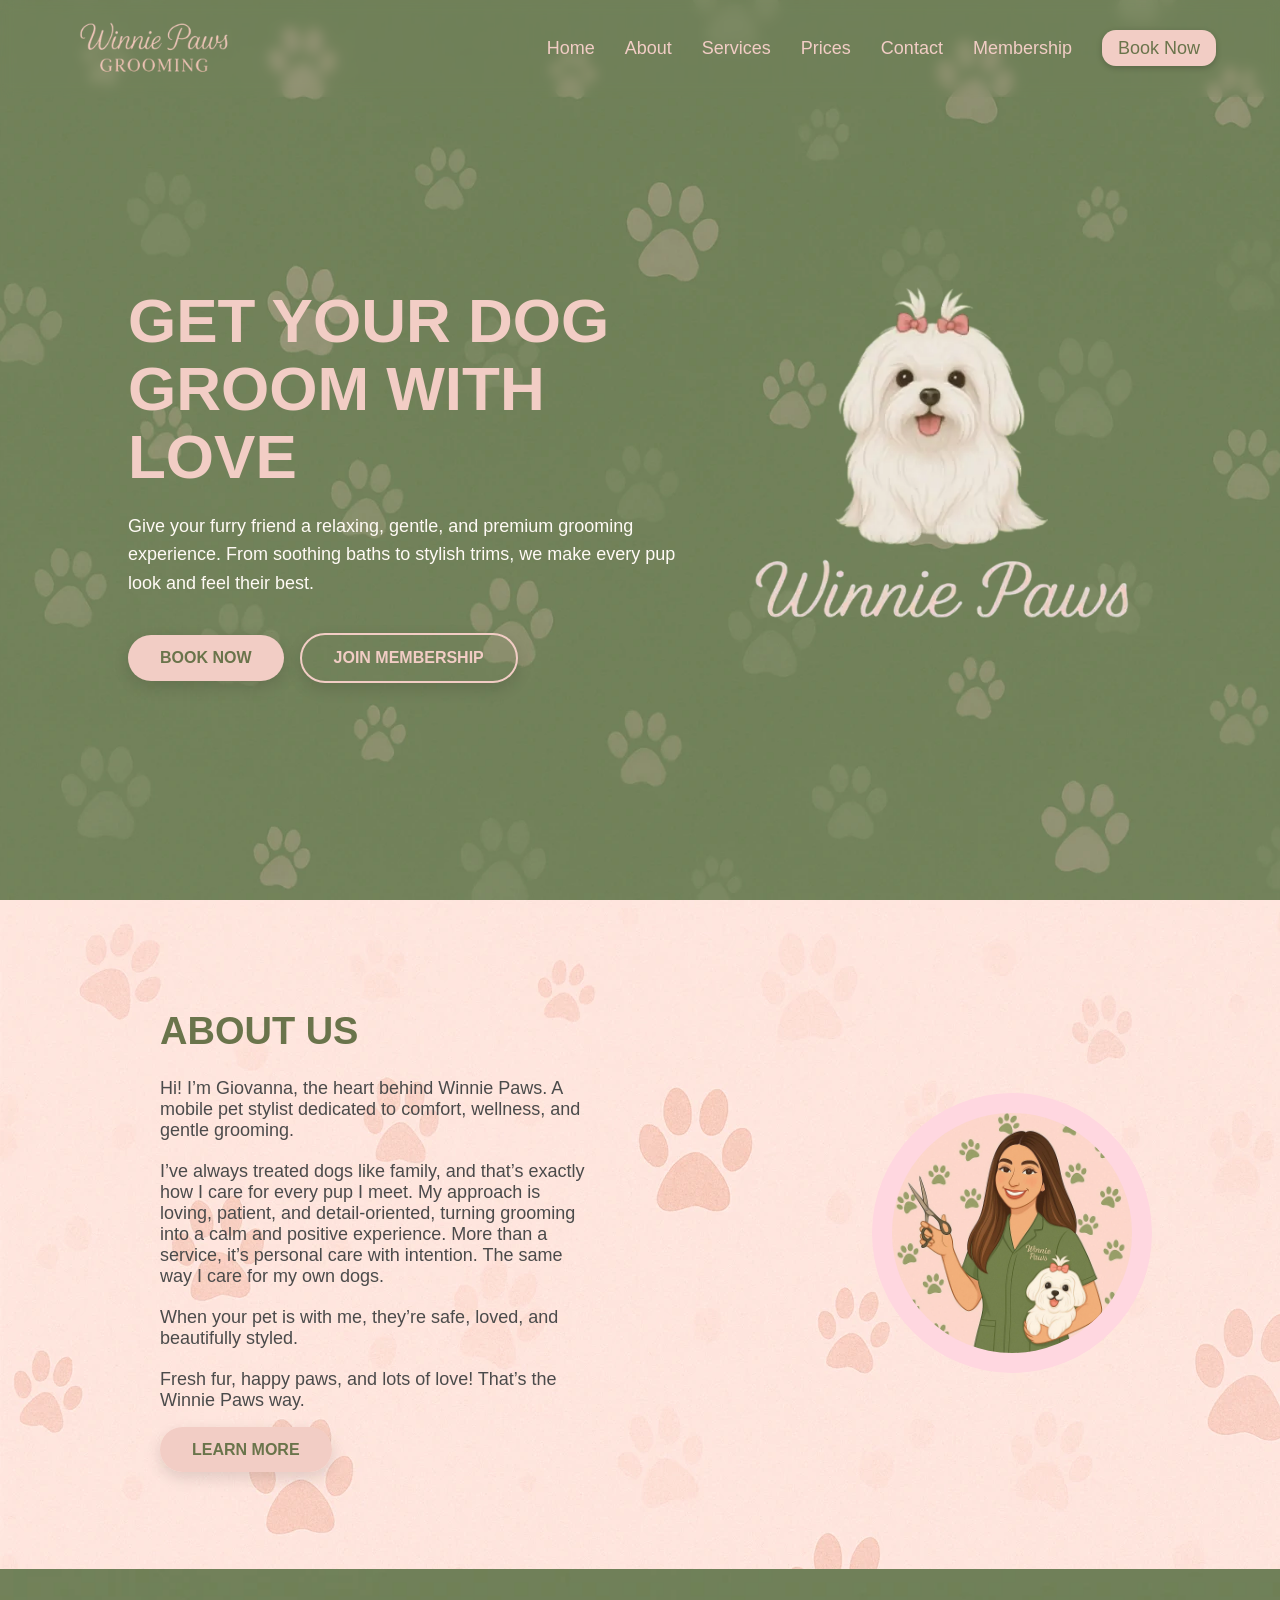
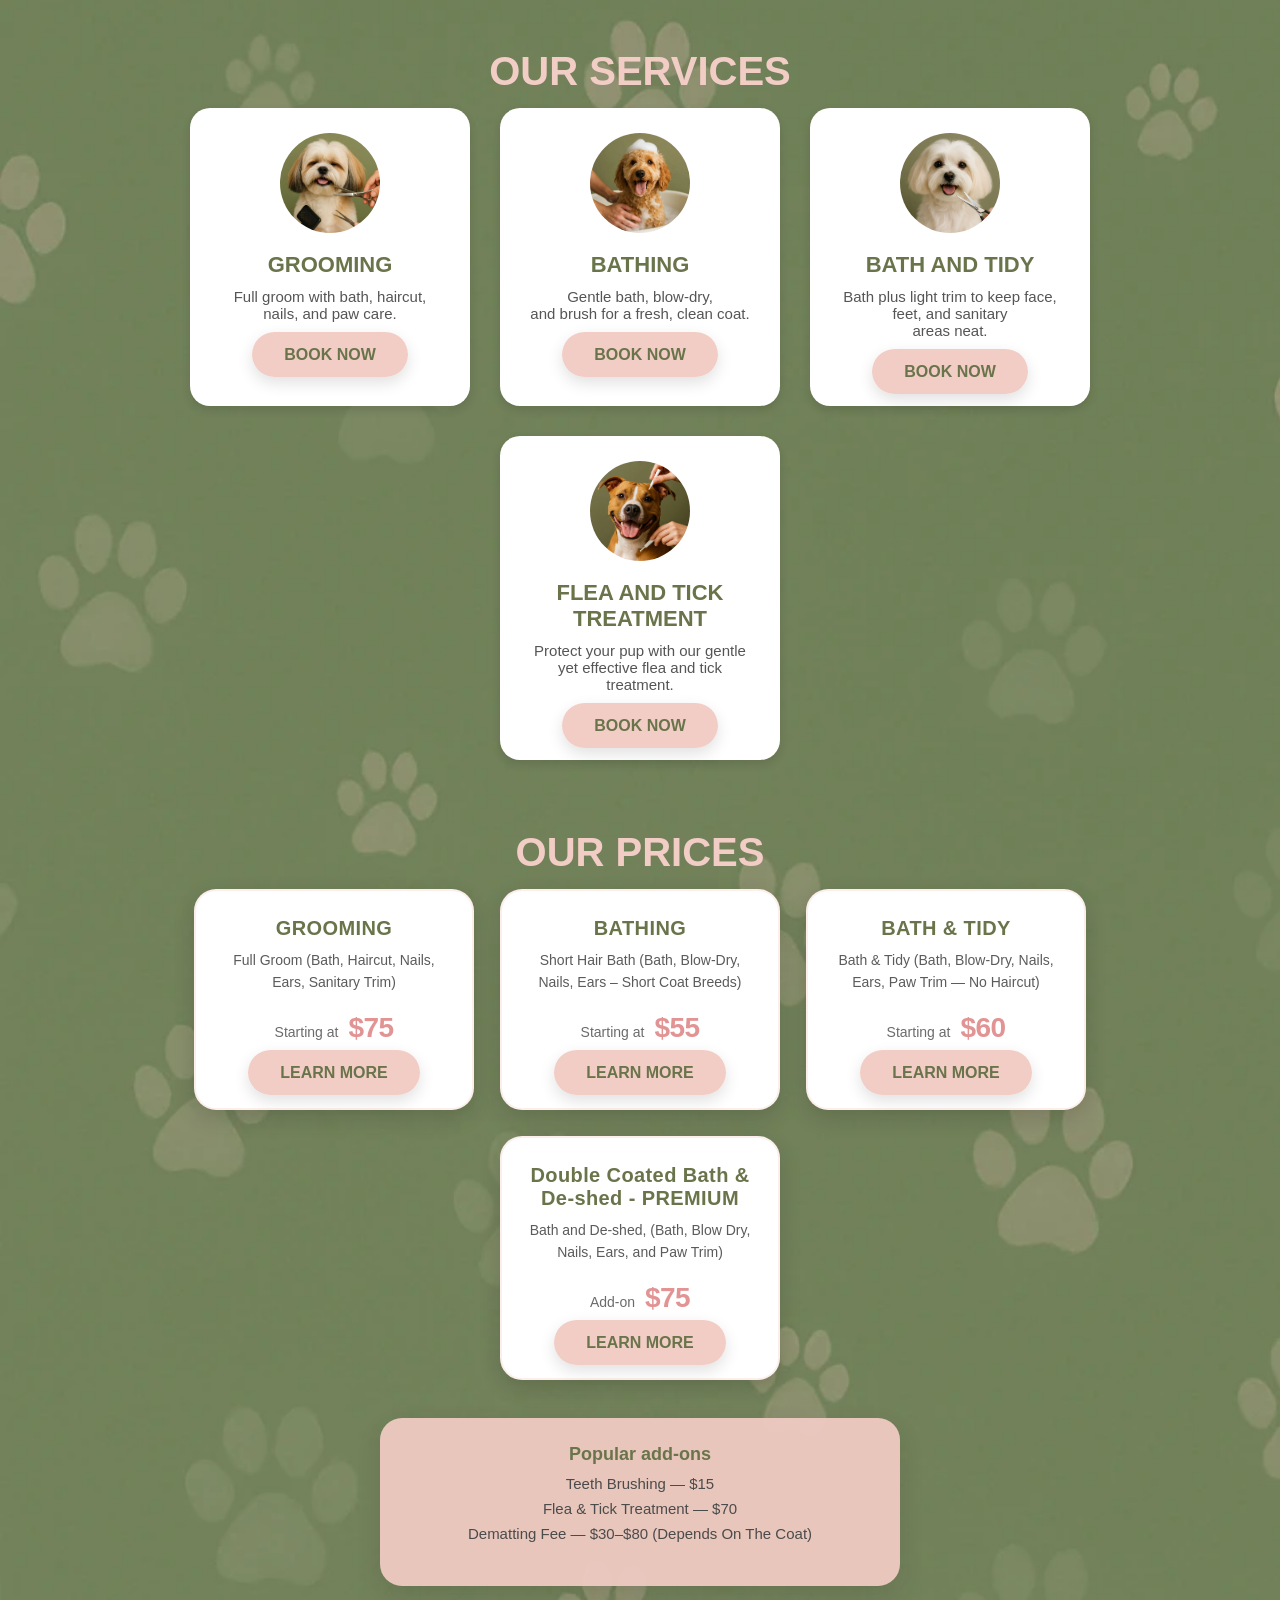
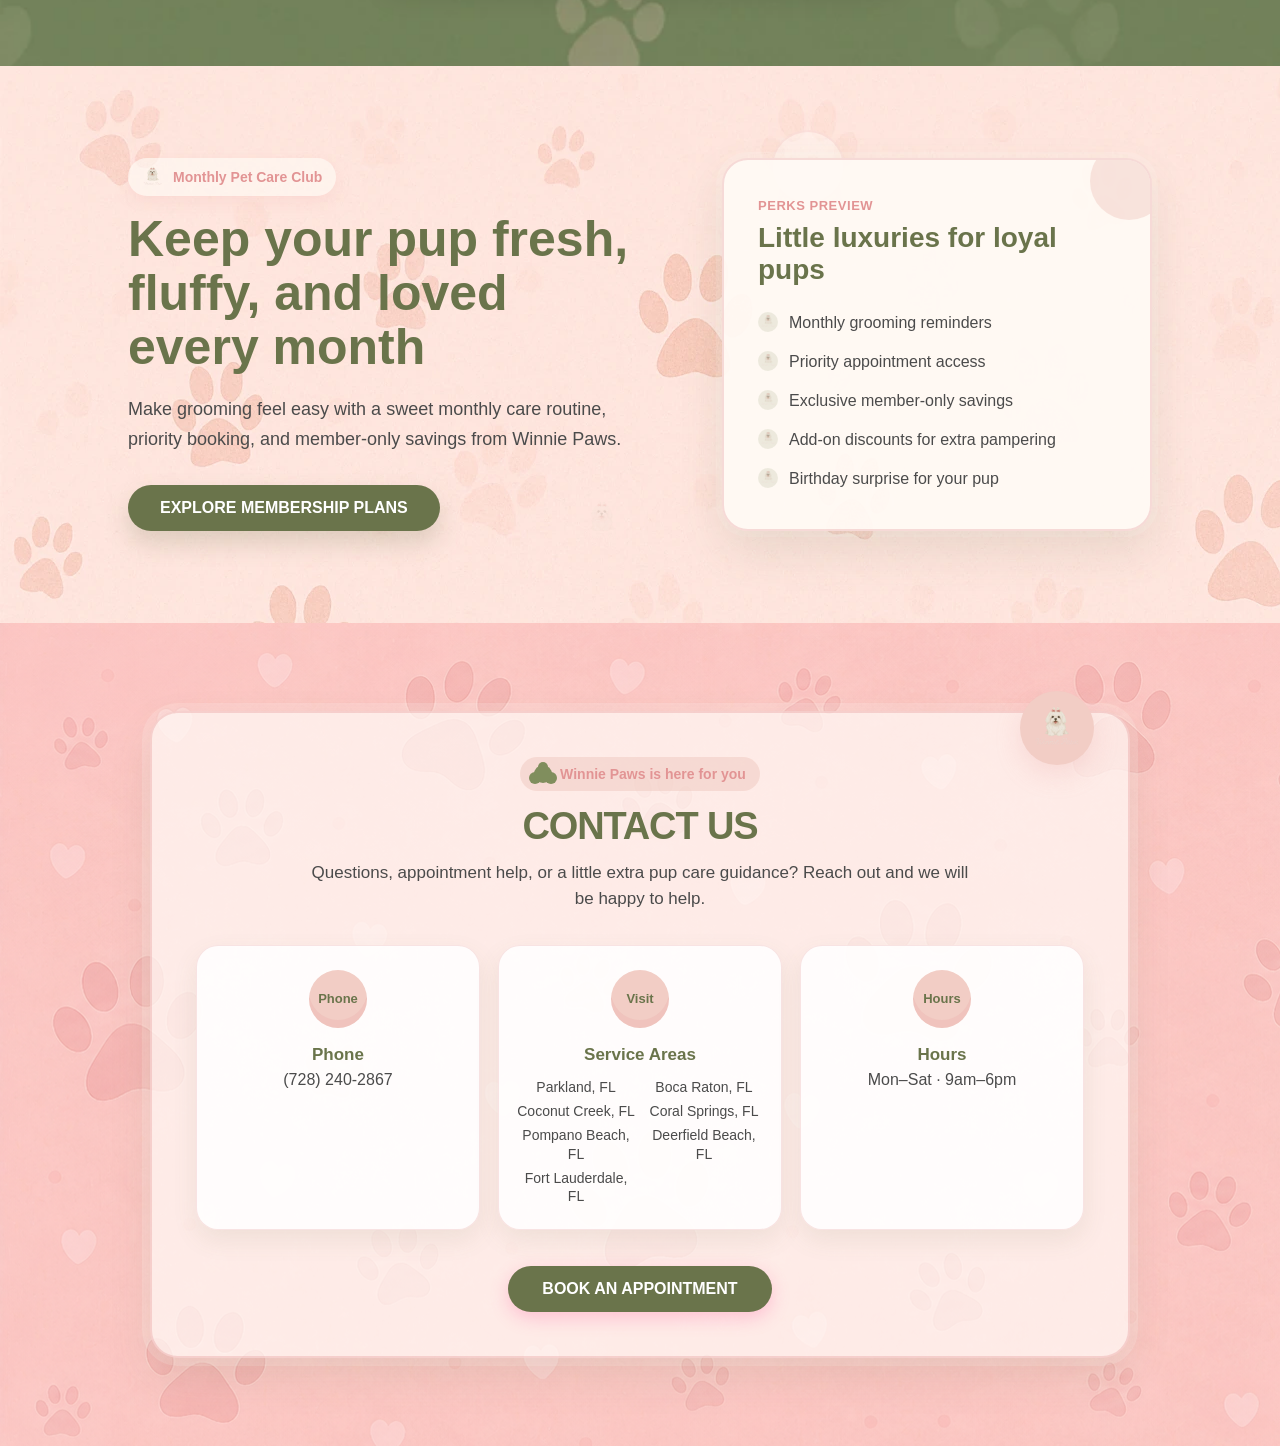
<file: index.html>
<!DOCTYPE html>
<html lang="en">
  <head>
    <meta charset="UTF-8">
    <meta name="viewport" content="width=device-width, initial-scale=1.0">
    <title>Winnie Paws</title>
    <link rel="stylesheet" href="styles.css" />
    <link href="https://assets.calendly.com/assets/external/widget.css" rel="stylesheet">
    <link rel="icon" type="image/png" href="./img/winni1.webp"/>
    <link rel="preload" as="image" href="./img/hero-bg.webp" type="image/webp">

    <!-- Google tag (gtag.js) -->
    <script async src="https://www.googletagmanager.com/gtag/js?id=G-9YY2455FBP"></script>
    <script>
      window.dataLayer = window.dataLayer || [];
      function gtag(){dataLayer.push(arguments);}
      gtag('js', new Date());

      gtag('config', 'G-9YY2455FBP');
    </script>
  </head>
  <body>

    <!-- Header Section -->
    <header>
      <div class="container">
	<div class="logo">
	  <a href="#"><img id="logoText" src="./img/winni2.webp" alt="logo"></a>
	</div>

	<!-- HAMBURGER BUTTON (shown on mobile) -->
	<button class="nav-toggle" aria-label="Toggle navigation">
	  <span></span>
	</button>
	
	<!-- NAV LINKS -->
	<nav class="navbar" id="mainNav">
	  <ul>
	    <li class="navitem"><a href="#hero">Home</a></li>
	    <li class="navitem"><a href="#about">About</a></li>
	    <li class="navitem"><a href="#servicos">Services</a></li>
	    <li class="navitem"><a href="#prices">Prices</a></li>
	    <li class="navitem"><a href="#contact">Contact</a></li>
	    <li class="navitem"><a href="membership.html">Membership</a></li>
	    <li class="navitem"><a href="#" class="open-booking nav-btn">Book Now</a></li>
	  </ul>
	</nav>
      </div>
    </header>
    
    <!-- Hero Section -->
    <section id="hero" class="hero">
      <div class="hero-text">
	<h1> GET YOUR DOG GROOM WITH LOVE</h1>
	<p>Give your furry friend a relaxing, gentle, and premium grooming experience.
	  From soothing baths to stylish trims, we make every pup look and feel their best.</p>
  <div class="hero-actions">
    <a href="#" class="btn open-booking">BOOK NOW</a>
    <a href="membership.html" class="btn btn-outline">JOIN MEMBERSHIP</a>
  </div>
      </div>
      <div class="hero-img">
	<img src="./img/hero-dog.webp" alt="happy dog" />
      </div>
    </section>

    <!-- About Section -->
    <section id="about" class="about">
      <div class="about-content">
	<div class="about-text">

	  <div class="about-text-box">
	    <h2>ABOUT US</h2>
	    <p>Hi! I’m Giovanna, the heart behind Winnie Paws. A mobile pet stylist dedicated to comfort, wellness, and gentle grooming.</p>
	    <p>I’ve always treated dogs like family, and that’s exactly how I care for every pup I meet. My approach is loving, patient, and detail-oriented, turning grooming into a calm and positive experience. More than a service, it’s personal care with intention. The same way I care for my own dogs.</p>
	    <p>When your pet is with me, they’re safe, loved, and beautifully styled.</p>
	    <p class="last">Fresh fur, happy paws, and lots of love! That’s the Winnie Paws way.</p>

	    <a href="#contact" class="btn">LEARN MORE</a>
	  </div>
	</div>
	<div class="about-img">
	  <img src="./img/about-dog.webp" alt="dog with sunglasses" />
	</div>
      </div>
    </section>

    <!-- SERVICES + PRICES (ONE SECTION) -->
    <section id="servicos" class="services-pricing">
      <!-- SERVICES -->
      <div class="block">
	<h2>OUR SERVICES</h2>

	<div class="service-cards">
	  <div class="card">
            <img src="./img/services1.webp" alt="grooming dog">
            <h3>GROOMING</h3>
            <p>Full groom with bath, haircut, nails, and paw care.</p>
            <a href="#" class="btn open-booking" data-service="grooming">BOOK NOW</a>
	  </div>

	  <div class="card">
            <img src="./img/services2.webp" alt="bathing dog">
            <h3>BATHING</h3>
            <p>Gentle bath, blow-dry, <br>and brush for a fresh, clean coat.</p>
            <a href="#" class="btn open-booking" data-service="bathing">BOOK NOW</a>
	  </div>

	  <div class="card">
            <img src="./img/services3.webp" alt="bath and tidy">
            <h3>BATH AND TIDY</h3>
            <p>Bath plus light trim to keep face, feet, and sanitary <br>areas neat.</p>
            <a href="#" class="btn open-booking" data-service="bath_tidy">BOOK NOW</a>
	  </div>

	  <div class="card">
            <img src="./img/services4.webp" alt="flea and tick treatment">
            <h3>FLEA AND TICK TREATMENT</h3>
            <p>Protect your pup with our gentle yet effective flea and tick treatment.</p>
            <a href="#" class="btn open-booking" data-service="flea_tick">BOOK NOW</a>
	  </div>
	</div>
      </div>

      <!-- PRICES -->
      <div id="prices" class="block prices-block">
	<h2>OUR PRICES</h2>

	<div class="price-cards">
	  <div class="price-card">
            <h3>GROOMING</h3>
            <p class="price-sub">Full Groom (Bath, Haircut, Nails, Ears, Sanitary Trim)</p>
            <div class="price-range"><span>Starting at</span><strong>$75</strong></div>
            <a href="#" class="btn open-price" data-price="grooming">LEARN MORE</a>
	  </div>

	  <div class="price-card">
            <h3>BATHING</h3>
            <p class="price-sub">Short Hair Bath (Bath, Blow-Dry, Nails, Ears – Short Coat Breeds)</p>
            <div class="price-range"><span>Starting at</span><strong>$55</strong></div>
	    <a href="#" class="btn open-price" data-price="bathing">LEARN MORE</a>
	  </div>

	  <div class="price-card">
	    <h3>BATH & TIDY</h3>
	    <p class="price-sub">Bath & Tidy (Bath, Blow-Dry, Nails, Ears, Paw Trim — No Haircut)</p>
	    <div class="price-range"><span>Starting at</span><strong>$60</strong></div>
	    <a href="#" class="btn open-price" data-price="bath_tidy">LEARN MORE</a>
	  </div>

	  <div class="price-card">
            <h3>Double Coated Bath & <br>De-shed - PREMIUM</h3>
            <p class="price-sub">Bath and De-shed, (Bath, Blow Dry, Nails, Ears, and Paw Trim)</p>
            <div class="price-range"><span>Add-on</span><strong>$75</strong></div>
            <a href="#" class="btn open-price" data-price="flea_tick">LEARN MORE</a>
	  </div>
	</div>

	<div class="prices-footer">
	  <div class="prices-footer-box">
            <h4>Popular add-ons</h4>
            <ul>
              <li>Teeth Brushing — $15</li>
              <li>Flea & Tick Treatment — $70</li>
              <li>Dematting Fee — $30–$80 (Depends On The Coat)</li>
            </ul>
	  </div>
	</div>
      </div>
    </section>

    <!-- MEMBERSHIP SECTION -->
    <section id="membership" class="membership-section">
      <div class="membership-inner">
        <div class="membership-text">
          <span class="membership-badge">Monthly Pet Care Club</span>
          <h2>Keep your pup fresh, fluffy, and loved every month</h2>
          <p>
            Make grooming feel easy with a sweet monthly care routine,
            priority booking, and member-only savings from Winnie Paws.
          </p>

          <a href="membership.html" class="btn membership-btn">EXPLORE MEMBERSHIP PLANS</a>
        </div>

        <div class="membership-card">
          <span class="membership-card-kicker">Perks preview</span>
          <h3>Little luxuries for loyal pups</h3>
          <ul>
            <li>Monthly grooming reminders</li>
            <li>Priority appointment access</li>
            <li>Exclusive member-only savings</li>
            <li>Add-on discounts for extra pampering</li>
            <li>Birthday surprise for your pup</li>
          </ul>
        </div>
      </div>
    </section>

    <!-- CONTACT SECTION -->
    <section id="contact" class="contact-section">
      <div class="contact-inner">
        <div class="contact-heading">
          <span class="contact-badge">Winnie Paws is here for you</span>
	  <h2>CONTACT US</h2>
	  <p>Questions, appointment help, or a little extra pup care guidance? Reach out and we will be happy to help.</p>
        </div>

        <div class="contact-cards">
          <div class="contact-card">
            <span class="contact-icon">Phone</span>
	    <p><strong>Phone</strong><br>(728) 240-2867</p>
          </div>

          <div class="contact-card">
            <span class="contact-icon">Visit</span>
	    <p><strong>Service Areas</strong></p>
            <ul class="contact-service-areas">
              <li>Parkland, FL</li>
              <li>Boca Raton, FL</li>
              <li>Coconut Creek, FL</li>
              <li>Coral Springs, FL</li>
              <li>Pompano Beach, FL</li>
              <li>Deerfield Beach, FL</li>
              <li>Fort Lauderdale, FL</li>
            </ul>
          </div>

          <div class="contact-card">
            <span class="contact-icon">Hours</span>
	    <p><strong>Hours</strong><br>Mon–Sat · 9am–6pm</p>
          </div>
        </div>

	<a href="#" class="btn open-booking">BOOK AN APPOINTMENT</a>
      </div>
    </section>

    <!-- BOOKING MODAL -->
    <div id="bookingModal" class="booking-modal-overlay">
      <div class="booking-modal-card">
	<button class="booking-close" aria-label="Close scheduling popup">&times;</button>

	<div class="booking-header">
          <h2>Book Your Grooming Appointment</h2>
          <p>Choose a time that works for you. We’ll pamper your pup ✂🐾</p>

	</div>

	<div class="booking-body">
          <!-- Calendly inline widget -->

	  <div
            id="calendly-inline-container"
            class="calendly-inline-widget"
            style="min-width:320px;"
            ></div>
	  
           <!-- Calendly inline widget end -->

	</div>

	<div class="booking-footer">
	  <!-- Download consent form button -->
	  <a
	    href="#"
	    id="consent-download-btn"
	    class="btn consent-btn btn-primary"
	  >
            DOWNLOAD CONSENT FORM
	  </a>

	  <small>Questions? Text us at (728) 240-2867 💗</small>
	</div>
      </div>
    </div>

    <!-- PRICES MODAL -->
    <div id="priceModal" class="price-modal-overlay" aria-hidden="true">
      <div class="price-modal-card" role="dialog" aria-modal="true" aria-labelledby="priceModalTitle">
	<button class="price-close" aria-label="Close pricing popup">&times;</button>

	<div class="price-header">
	  <h2 id="priceModalTitle">Service Details</h2>
	  <p id="priceModalSubtitle">What’s included + pricing notes</p>
	</div>

	<div class="price-body" id="priceModalBody">
	  <!-- injected content -->
	</div>

	<div class="price-footer">
	  <a href="#" class="btn open-booking">BOOK NOW</a>
	  <small>Questions? Text us at (728) 240-2867 💗</small>
	</div>
      </div>
    </div>

    <!-- Calendly script (required for embedded widget) -->
    <script src="https://assets.calendly.com/assets/external/widget.js"></script>

    <!-- Your main JS -->
    <script src="main.js" defer></script>
  </body>

</html>
</file>
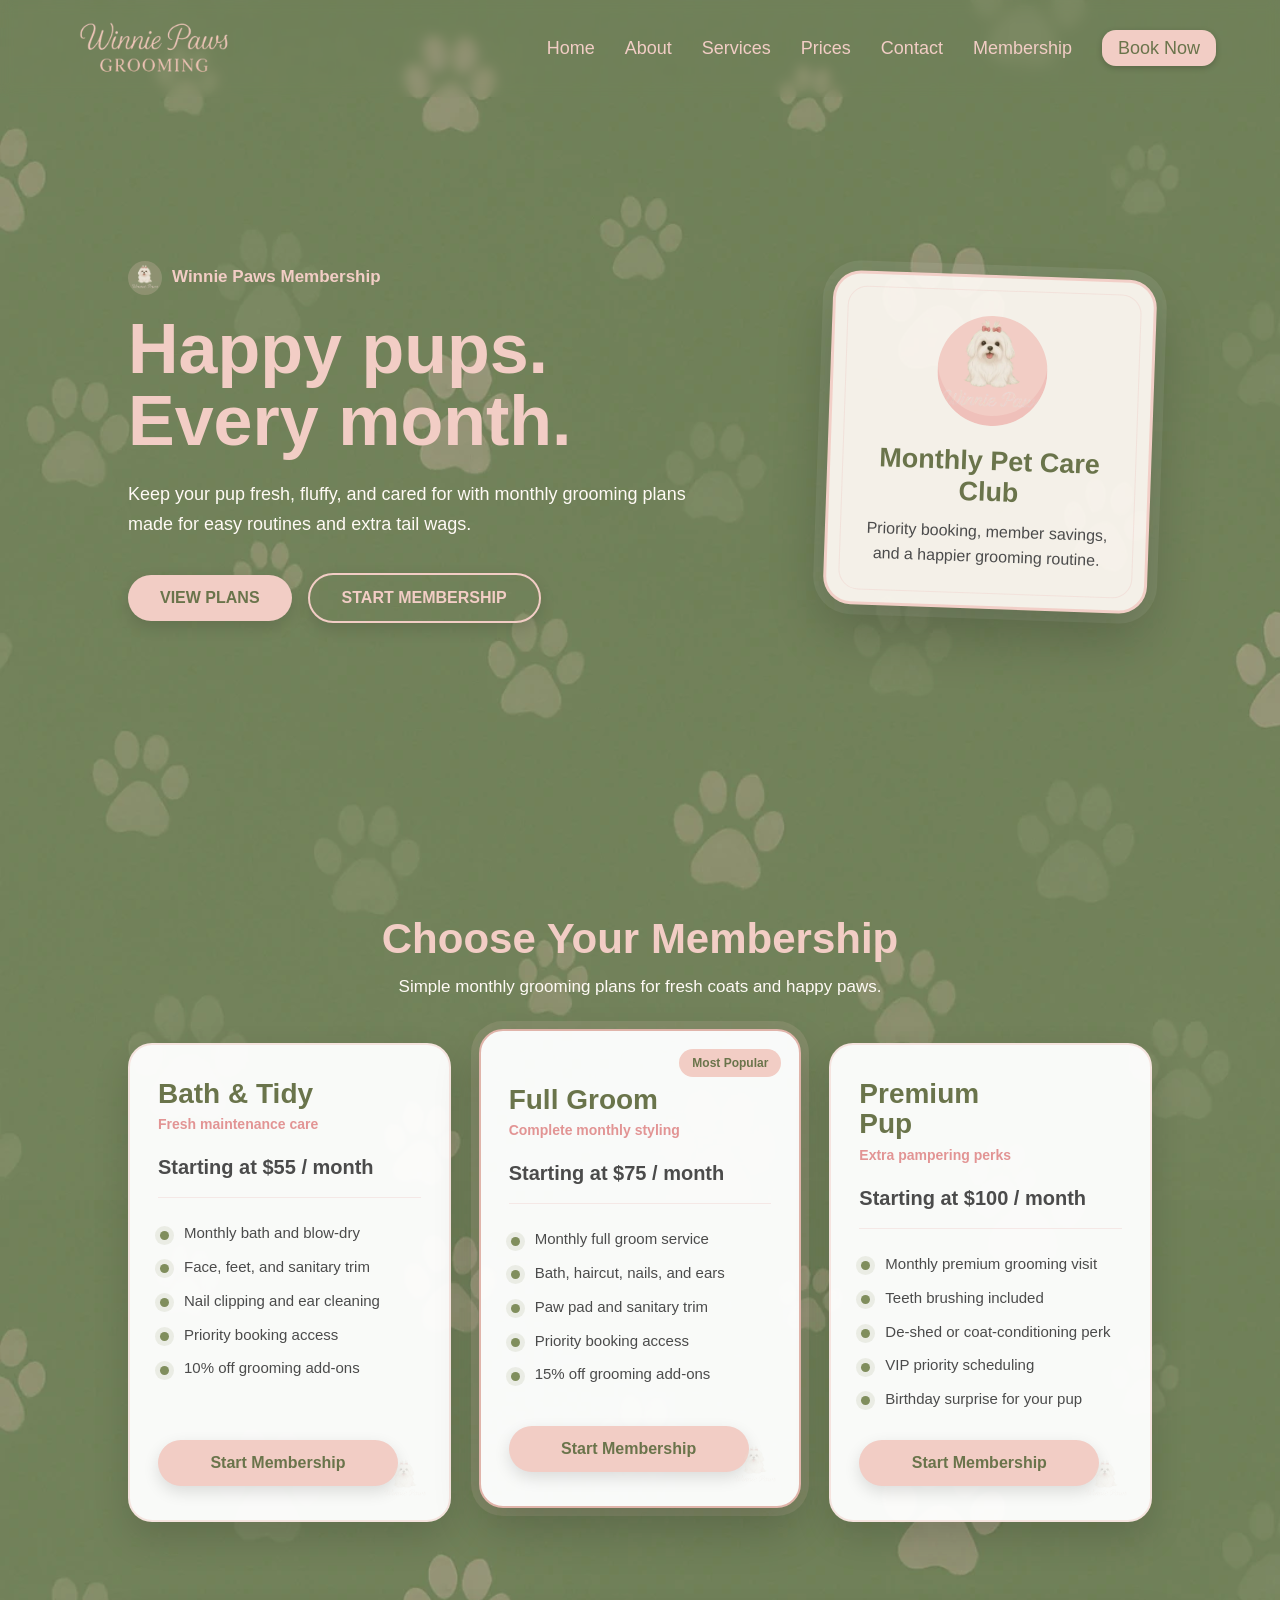
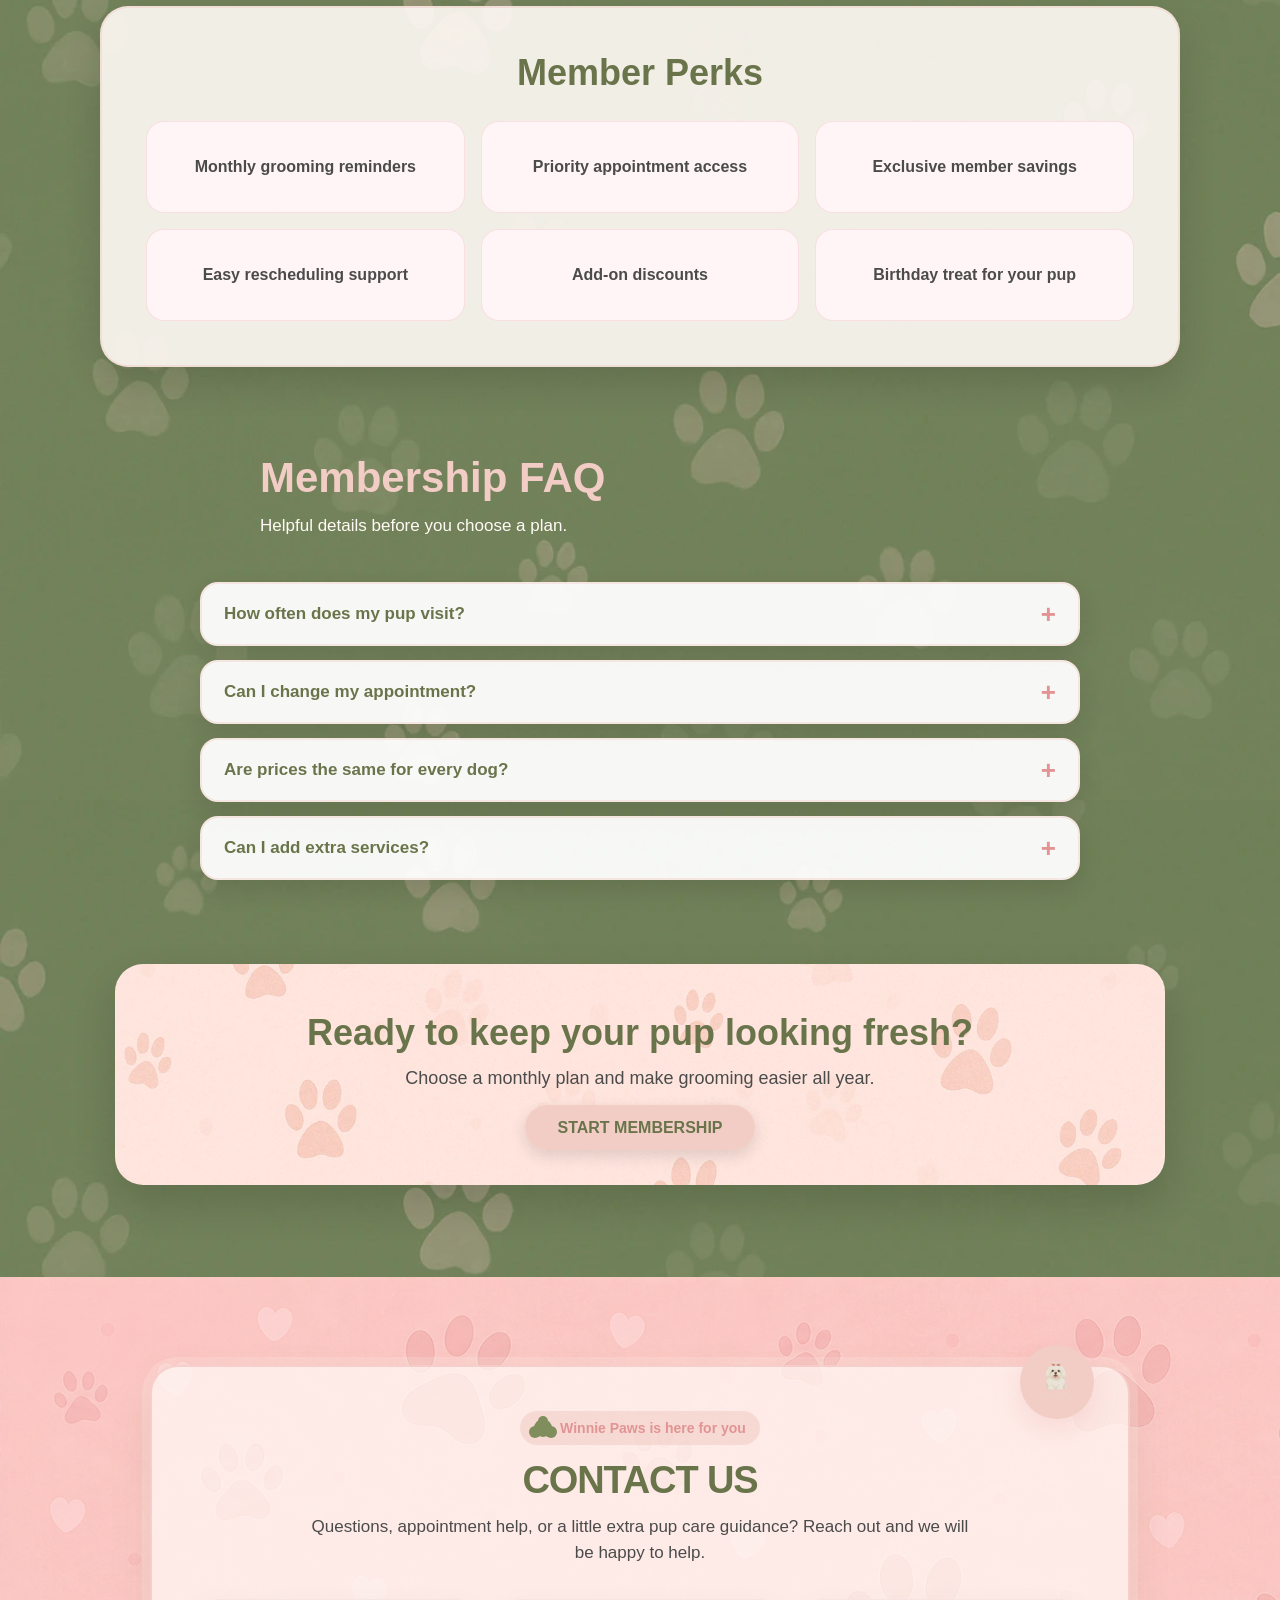
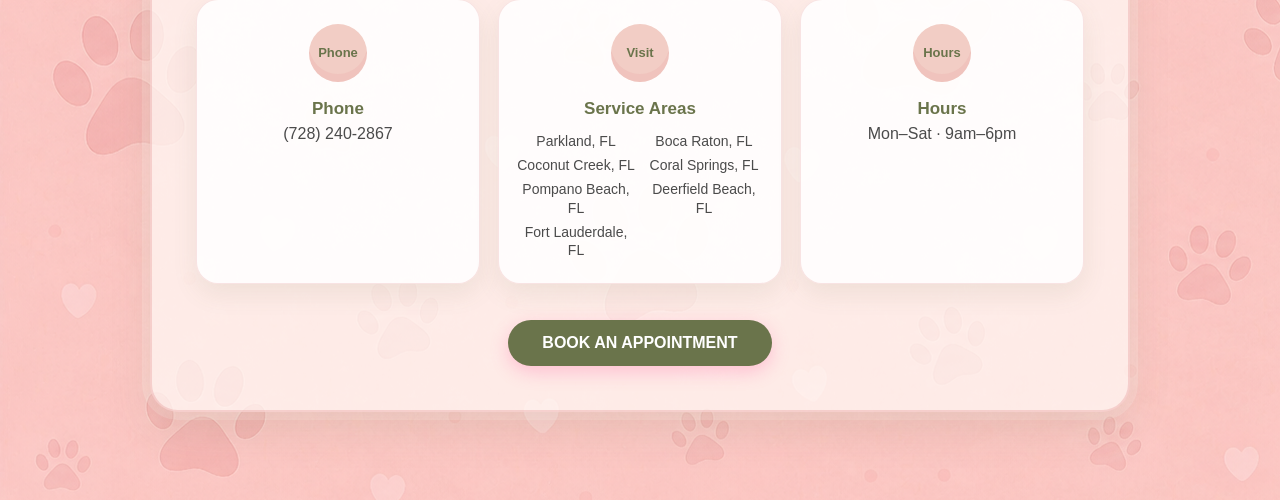
<file: membership.html>
<!DOCTYPE html>
<html lang="en">
  <head>
    <meta charset="UTF-8">
    <meta name="viewport" content="width=device-width, initial-scale=1.0">
    <title>Membership | Winnie Paws</title>
    <link rel="stylesheet" href="styles.css" />
    <link rel="stylesheet" href="membership.css" />
    <link href="https://assets.calendly.com/assets/external/widget.css" rel="stylesheet">
    <link rel="icon" type="image/png" href="./img/winni1.webp"/>
    <link rel="preload" as="image" href="./img/hero-bg.webp" type="image/webp">

    <!-- Google tag (gtag.js) -->
    <script async src="https://www.googletagmanager.com/gtag/js?id=G-9YY2455FBP"></script>
    <script>
      window.dataLayer = window.dataLayer || [];
      function gtag(){dataLayer.push(arguments);}
      gtag('js', new Date());

      gtag('config', 'G-9YY2455FBP');
    </script>
  </head>

  <body>
    <!-- Header Section -->
    <header>
      <div class="container">
        <div class="logo">
          <a href="index.html#hero"><img id="logoText" src="./img/winni2.webp" alt="Winnie Paws logo"></a>
        </div>

        <!-- HAMBURGER BUTTON (shown on mobile) -->
        <button class="nav-toggle" aria-label="Toggle navigation">
          <span></span>
        </button>

        <!-- NAV LINKS -->
        <nav class="navbar" id="mainNav">
          <ul>
            <li class="navitem"><a href="index.html#hero">Home</a></li>
            <li class="navitem"><a href="index.html#about">About</a></li>
            <li class="navitem"><a href="index.html#servicos">Services</a></li>
            <li class="navitem"><a href="index.html#prices">Prices</a></li>
            <li class="navitem"><a href="#contact">Contact</a></li>
            <li class="navitem"><a href="#plans">Membership</a></li>
            <li class="navitem"><a href="#" class="open-booking nav-btn">Book Now</a></li>
          </ul>
        </nav>
      </div>
    </header>

    <main class="membership-page">
      <section class="membership-hero" aria-labelledby="membership-hero-title">
        <div class="membership-hero__content membership-hero-text">
          <span class="membership-hero__eyebrow eyebrow">Winnie Paws Membership</span>
          <h1 id="membership-hero-title">Happy pups. Every month.</h1>
          <p>
            Keep your pup fresh, fluffy, and cared for with monthly grooming
            plans made for easy routines and extra tail wags.
          </p>
          <div class="membership-hero__actions hero-actions">
            <a href="#plans" class="btn">VIEW PLANS</a>
            <a href="#plans" class="btn btn-outline">START MEMBERSHIP</a>
          </div>
        </div>

        <div class="membership-hero__media membership-hero-card" aria-label="Membership highlights">
          <div class="pup-circle" aria-hidden="true">🐾</div>
          <h3>Monthly Pet Care Club</h3>
          <p>Priority booking, member savings, and a happier grooming routine.</p>
        </div>
      </section>

      <section class="membership-plans membership-category" id="plans" aria-labelledby="membership-plans-title">
        <div class="membership-category-header">
          <h2 id="membership-plans-title">Choose Your Membership</h2>
          <p>Simple monthly grooming plans for fresh coats and happy paws.</p>
        </div>

        <div class="membership-plans__grid membership-grid">
          <article class="membership-plan plan-card">
            <h3>Bath &amp; Tidy</h3>
            <span class="plan-tag">Fresh maintenance care</span>
            <p class="membership-plan__price plan-price">Starting at $55 / month</p>
            <ul class="membership-plan__list">
              <li>Monthly bath and blow-dry</li>
              <li>Face, feet, and sanitary trim</li>
              <li>Nail clipping and ear cleaning</li>
              <li>Priority booking access</li>
              <li>10% off grooming add-ons</li>
            </ul>
            <div class="membership-plan__action">
              <a href="https://buy.stripe.com/test_bJeaEQ0gpbEv5Up4yu2wU00" class="btn membership-start" data-plan="bath-tidy">Start Membership</a>
            </div>
          </article>

          <article class="membership-plan membership-plan--featured plan-card featured">
            <div class="membership-plan__badge badge">Most Popular</div>
            <h3>Full Groom</h3>
            <span class="plan-tag">Complete monthly styling</span>
            <p class="membership-plan__price plan-price">Starting at $75 / month</p>
            <ul class="membership-plan__list">
              <li>Monthly full groom service</li>
              <li>Bath, haircut, nails, and ears</li>
              <li>Paw pad and sanitary trim</li>
              <li>Priority booking access</li>
              <li>15% off grooming add-ons</li>
            </ul>
            <div class="membership-plan__action">
              <a href="https://buy.stripe.com/test_4gMfZae7f9wnciNe942wU01" class="btn membership-start" data-plan="full-groom">Start Membership</a>
            </div>
          </article>

          <article class="membership-plan plan-card">
            <h3>Premium Pup</h3>
            <span class="plan-tag">Extra pampering perks</span>
            <p class="membership-plan__price plan-price">Starting at $100 / month</p>
            <ul class="membership-plan__list">
              <li>Monthly premium grooming visit</li>
              <li>Teeth brushing included</li>
              <li>De-shed or coat-conditioning perk</li>
              <li>VIP priority scheduling</li>
              <li>Birthday surprise for your pup</li>
            </ul>
            <div class="membership-plan__action">
              <a href="#" class="btn membership-start" data-plan="premium-pup">Start Membership</a>
            </div>
          </article>
        </div>
      </section>

      <section class="membership-perks membership-terms" aria-labelledby="membership-perks-title">
        <h2 id="membership-perks-title">Member Perks</h2>
        <div class="membership-perks__grid terms-grid">
          <div class="membership-perks__item">Monthly grooming reminders</div>
          <div class="membership-perks__item">Priority appointment access</div>
          <div class="membership-perks__item">Exclusive member savings</div>
          <div class="membership-perks__item">Easy rescheduling support</div>
          <div class="membership-perks__item">Add-on discounts</div>
          <div class="membership-perks__item">Birthday treat for your pup</div>
        </div>
      </section>

      <section class="membership-faq" aria-labelledby="membership-faq-title">
        <div class="membership-category-header">
          <h2 id="membership-faq-title">Membership FAQ</h2>
          <p>Helpful details before you choose a plan.</p>
        </div>

        <div class="membership-faq__list">
          <details class="membership-faq__item">
            <summary>How often does my pup visit?</summary>
            <p>Each membership includes one scheduled grooming visit per month.</p>
          </details>

          <details class="membership-faq__item">
            <summary>Can I change my appointment?</summary>
            <p>Yes. Please give 24-48 hours notice so we can find another time that works.</p>
          </details>

          <details class="membership-faq__item">
            <summary>Are prices the same for every dog?</summary>
            <p>Starting prices vary by coat, size, service needs, and behavior.</p>
          </details>

          <details class="membership-faq__item">
            <summary>Can I add extra services?</summary>
            <p>Yes. Members receive savings on popular add-ons when available.</p>
          </details>
        </div>
      </section>

      <section class="membership-cta" aria-labelledby="membership-cta-title">
        <h2 id="membership-cta-title">Ready to keep your pup looking fresh?</h2>
        <p>Choose a monthly plan and make grooming easier all year.</p>
        <a href="#plans" class="btn">START MEMBERSHIP</a>
      </section>
    </main>

    <footer id="contact" class="contact-section">
      <div class="contact-inner">
        <div class="contact-heading">
          <span class="contact-badge">Winnie Paws is here for you</span>
          <h2>CONTACT US</h2>
          <p>Questions, appointment help, or a little extra pup care guidance? Reach out and we will be happy to help.</p>
        </div>

        <div class="contact-cards">
          <div class="contact-card">
            <span class="contact-icon">Phone</span>
            <p><strong>Phone</strong><br>(728) 240-2867</p>
          </div>

          <div class="contact-card">
            <span class="contact-icon">Visit</span>
            <p><strong>Service Areas</strong></p>
            <ul class="contact-service-areas">
              <li>Parkland, FL</li>
              <li>Boca Raton, FL</li>
              <li>Coconut Creek, FL</li>
              <li>Coral Springs, FL</li>
              <li>Pompano Beach, FL</li>
              <li>Deerfield Beach, FL</li>
              <li>Fort Lauderdale, FL</li>
            </ul>
          </div>

          <div class="contact-card">
            <span class="contact-icon">Hours</span>
            <p><strong>Hours</strong><br>Mon–Sat · 9am–6pm</p>
          </div>
        </div>

        <a href="#" class="btn open-booking">BOOK AN APPOINTMENT</a>
      </div>
    </footer>

    <!-- BOOKING MODAL -->
    <div id="bookingModal" class="booking-modal-overlay">
      <div class="booking-modal-card">
        <button class="booking-close" aria-label="Close scheduling popup">&times;</button>

        <div class="booking-header">
          <h2>Book Your Grooming Appointment</h2>
          <p>Choose a time that works for you. We will pamper your pup.</p>
        </div>

        <div class="booking-body">
          <!-- Calendly inline widget -->
          <div
            id="calendly-inline-container"
            class="calendly-inline-widget"
            style="min-width:320px;"
          ></div>
          <!-- Calendly inline widget end -->
        </div>

        <div class="booking-footer">
          <!-- Download consent form button -->
          <a
            href="#"
            id="consent-download-btn"
            class="btn consent-btn btn-primary"
          >
            DOWNLOAD CONSENT FORM
          </a>

          <small>Questions? Text us at (728) 240-2867.</small>
        </div>
      </div>
    </div>

    <!-- Calendly script (required for embedded widget) -->
    <script src="https://assets.calendly.com/assets/external/widget.js"></script>

    <!-- Your main JS -->
    <script src="main.js" defer></script>
  </body>
</html>
</file>
<file: styles.css>
* {
    margin: 0;
    padding: 0;
    box-sizing: border-box;
}

/* colors */
:root {
  --primary-color: #ebdcdc;
  --secondary-color: #ebdcdc;
  --third-color: #e29494;
  --green: #808e5d;
  --green-dark: #6a744b;
  --pink: #f2cdc5;
  --pink-dark: #e0b4aa;
  --text-light: #fffaf5;
  --text-dark: #4b4b4b;
}

html {
  scroll-behavior: smooth;
  scroll-padding-top: 90px; /* header height */
}

body {
  font-family: arial, helvetica, sans-serif;
  background-color: #708055;
}

/* ==== HEADER SECTION ===== */
header {
  position: fixed;
  top: 0;
  width: 100%;
  background-color: rgba(0, 0, 0, 0);
  backdrop-filter: blur(6px);            /* optional blur */
  padding: 18px 0;
  box-shadow: none;
  z-index: 1000;
  transition: background 0.3s ease, box-shadow 0.3s ease;
}

header .container {
  width: 90%;
  max-width: 1200px;
  margin: 0 auto;

  display: flex;
  align-items: center;
  justify-content: space-between;
}

/* logo */
.logo {
  display: flex;
  align-items: center;
  gap: 10px;
}

.logo img {
  width: 90px;
}

#logoText {
  width: 180px;
}

/* desktop nav */
.navbar ul {
  list-style: none;
  display: flex;
  gap: 30px;
}

.navbar a {
  text-decoration: none;
  color: var(--pink);
  font-size: 18px;
  font-weight: 500;

}

.navbar a:hover {
  color: var(--pink-dark);
}

.nav-btn {
  background-color: var(--pink);
  color: var(--green-dark) !important;
  padding: 8px 16px;
  border-radius: 14px;
  font-weight: 600;
  box-shadow: 0 2px 6px rgba(0,0,0,0.2);
}

.nav-btn:hover {
  background-color: var(--pink-dark);
}

/* HAMBURGER BUTTON (hidden on desktop) */
.nav-toggle {
  display: none;
  background: none;
  border: none;
  cursor: pointer;
  padding: 6px;
  margin-left: 16px;
  z-index: 1100; /* above overlay nav */
}

/* the 3 bars */
.nav-toggle span,
.nav-toggle span::before,
.nav-toggle span::after {
  display: block;
  width: 24px;
  height: 3px;
  border-radius: 999px;
  background-color: var(--pink);
  transition: transform 0.25s ease, opacity 0.25s ease, background-color 0.25s ease;
  position: relative;
}

.nav-toggle span::before,
.nav-toggle span::after {
  content: "";
  position: absolute;
  left: 0;
}

.nav-toggle span::before { top: -7px; }
.nav-toggle span::after  { top:  7px; }

/* X state when menu is open */
.nav-toggle.open span {
  background-color: transparent;
}
.nav-toggle.open span::before {
  transform: translateY(7px) rotate(45deg);
}
.nav-toggle.open span::after {
  transform: translateY(-7px) rotate(-45deg);
}

/* SCROLLED HEADER EFFECT */
header.scrolled {
  background-color: rgba(128, 142, 93, 0.75);
  backdrop-filter: blur(8px);
  box-shadow: 0 8px 20px rgba(0,0,0,0.15);
}

/* when mobile menu is open, lock background scroll */
body.nav-open {
  overflow: hidden;
}

/* ===== MOBILE NAV OVERLAY ===== */
@media (max-width: 850px) {
  header .container {
    width: 94%;
  }

  /* show hamburger */
  .nav-toggle {
    display: block;
  }

  /* full-screen overlay nav */
  .navbar {
    position: fixed;
    top: 0;
    left: 0;
    right: 0;
    bottom: 0;

    height: 100dvh;
    min-height: 100vh;

    background: none;

    z-index: 1050;

    /* layout */
    display: flex;
    justify-content: flex-start;   /* start from top */
    align-items: flex-start;
    padding-top: 100px;            /* space under logo / header */

    opacity: 0;
    pointer-events: none;
    transition: opacity 0.3s ease;

    /* moved bg from ::before to navbar itself (fixes iOS repaint bug) */
    background-color: var(--green);
    background-image: url("./img/hero-bg.webp");
    background-repeat: repeat;
    background-size: 1400px;
    background-position: top left;

    /* force iOS Safari to paint this layer immediately */
    transform: translateZ(0);
    -webkit-transform: translateZ(0);
    will-change: transform, opacity;
  }

  .navbar ul {
    flex-direction: column;
    gap: 24px;
    width: 100%;
    align-items: center;
  }

  .navbar li {
    width: 100%;
    text-align: center;
  }

  .navbar a {
    font-size: 24px;
    color: var(--pink);
  }

  /* show overlay when body has nav-open */
  body.nav-open .navbar {
    opacity: 1;
    pointer-events: auto;
  }

  body.nav-open .hero {
    visibility: hidden;
  }

  body.nav-open header {
    background: transparent !important;
    box-shadow: none !important;
    backdrop-filter: none !important;
  }

  /* hide hero content when mobile menu is open */
  body.nav-open .hero-text,
  body.nav-open .hero-img {
    opacity: 0;
    pointer-events: none; /* just in case */
  }
}

/* ==== HERO SECTION ==== */
.hero {
  display: flex;
  align-items: center;
  justify-content: space-between;
  flex-wrap: wrap;

  /* fallback color + image */
  background-color: var(--green);
  background-image: url("./img/hero-bg.webp");
  background-repeat: no-repeat;    /* or "repeat" if you want tiling */
  background-size: cover;          /* make it fill the hero area */
  background-position: center;     /* keep it centered */

  padding: 140px 10% 70px;
  min-height: 100vh;
}

.hero-text {
  flex: 1;
  max-width: 550px;
  min-width: 300px;
}

.hero-text h1 {
  font-size: 62px; /* slightly bigger for prominence */
  color: var(--pink);
  margin-bottom: 20px;
  line-height: 1.1;
}

.hero-text p {
  font-size: 18px;
  color: var(--text-light);
  margin-bottom: 35px;
  line-height: 1.6;
}

.btn {
  background-color: var(--pink);
  color: var(--green-dark);
  padding: 14px 32px;
  border-radius: 30px;
  text-decoration: none;
  font-weight: bold;
  font-size: 16px;
  border: none;
  box-shadow: 0 6px 16px rgba(0, 0, 0, 0.12);
}

.btn:hover {
  background-color: var(--pink-dark);
  transform: translatey(-2px);
}

.btn-primary {
  background-color: var(--pink-dark); /* #e29494 */
  color: var(--green-dark);
  font-weight: 700;
}

.btn-primary:hover {
  background-color: #d97f7f; /* slightly darker */
}

.hero-img img {
  width: 420px; /* larger dog image */
  border: none; 
  transition: transform 0.4s ease;
}

.hero-img img:hover {
  transform: scale(1.05);
}

/* ----- TABLET FIX ----- */
@media (max-width: 900px) {
  .hero {
    padding: 130px 7% 50px;
    text-align: center;
    flex-direction: column;
  }

  .hero-img {
    order: -1;
  }

  .hero-text {
    max-width: 90%;
  }

  .hero-text h1 {
    font-size: 44px;
  }
  .hero-img img {
    width: 75%;
    margin-top: 0;
  }

}

/* ----- SMALL PHONE FIX ----- */
@media (max-width: 480px) {
  .hero {
    padding: 110px 5% 40px;
  }

  .hero-text h1 {
    font-size: 32px;
  }

  .hero-text p {
    font-size: 16px;
  }

  .hero-img {
    margin-bottom: 0px;
  }
  
  .hero-img img {
    width: 65%;
  }
}

/* ==== ABOUT SECTION ==== */

.about {
  background-color: var(--pink);
  background-image: url("./img/hero-bg2.webp");
  padding: 80px 10%;
}

.last {
  padding-bottom: 10px;
}

.about-content {
  display: flex;
  align-items: center;
  justify-content: space-between;
  flex-wrap: wrap;
}

.about-text {
  flex: 1;
  max-width: 500px;
}

.about-text h2 {
  color: var(--green-dark);
  font-size: 38px;
  margin-bottom: 25px;
}

.about-text p {
  color: var(--text-dark);
  font-size: 18px;
  margin-bottom: 20px;
}

.about-img img {
  width: 280px;
  border-radius: 50%;
  background-color: #ffd7e0;
  padding: 20px;
}

.about-text-box {
  padding: 30px 32px;
  border-radius: 18px;
}

/* about responsiveness */
@media (max-width: 900px) {
  .about-content {
    flex-direction: column;
    text-align: center;
  }

  .about-img img {
    margin-top: 44px;
  }
}

@media (max-width: 600px) {
  .about-text-box {
    padding: 22px 20px;
  }

  .about-text h2 {
    text-align: center;
  }

  .about-text p {
    font-size: 16px;
    text-align: center;
  }
  .about-img img {
    margin-top: 44px;
  } 
}

/* ==== SERVICES + PRICES (ONE SHARED BACKGROUND) ==== */
.services-pricing {
  background-color: var(--green);
  background-image: url("./img/hero-bg.webp");
  background-repeat: no-repeat;
  background-size: cover;
  background-position: center;
  
  padding: 80px 10%;
  text-align: center;
}

.services-pricing h2 {
  color: var(--pink);
  font-size: 40px;
  margin-bottom: 14px; 
}

.services-pricing .block {
  margin-bottom: 70px;
}

.services-pricing .block:last-child {
  margin-bottom: 0;
}

@media (max-width: 1300px) {
  .services-pricing {
    background-repeat: repeat;
    background-size: 2600px;      /* tweak 320–520px */
    background-position: top left;
  }
}

@media (max-width: 900px) {
  .services-pricing {
    background-repeat: repeat;
    background-size: 1800px;      /* tweak 320–520px */
    background-position: top left;
  }
}

@media (max-width: 600px) {
  .services-pricing {
    background-repeat: repeat;
    background-size: 1600px;      /* tweak 320–520px */
    background-position: top left;
  }
}

/* ==== SERVICES SECTION ==== */
.services {
  background: none;
  padding: 0;
  text-align: center;
}

.services h2 {
  color: var(--pink);
  font-size: 40px;
  margin-bottom: 40px;
}

.service-cards {
  display: flex;
  justify-content: center;
  flex-wrap: wrap;
  gap: 30px;
}

.card {
  background-color: white;
  border-radius: 20px;
  padding: 25px;
  width: 280px;
  box-shadow: 0 4px 10px rgba(0,0,0,0.12);
  transition: transform 0.3;
}

.card:hover {
  transform: translatey(-5px);
}

.card img {
  width: 100px;
  height: 100px;
  border-radius: 50%;
  margin-bottom: 15px;
}

.card h3 {
  color: var(--green-dark);
  font-size: 22px;
  margin-bottom: 10px;
}

.card p {
  font-size: 15px;
  color: #555;
  margin-bottom: 24px;
}

/* services responsive */
@media (max-width: 900px) {
  .card h3 {
    font-size: 20px;
  }
}

@media (max-width: 600px) {
  .card h3 {
    font-size: 20px;
  }
}

/* ==== PRICES SECTION ==== */
.prices {
  background: none;
  padding: 0;
  text-align: center;
  color: var(--pink);
}

.prices h2 {
  color: var(--pink);
  font-size: 40px;
  margin-bottom: 14px;
}

.prices-note {
  color: var(--text-light);
  max-width: 720px;
  margin: 0 auto 38px auto;
  line-height: 1.6;
  font-size: 16px;
}

.price-cards {
  display: flex;
  justify-content: center;
  flex-wrap: wrap;
  gap: 26px;
  margin-top: 10px;
}

.price-card {
  background: #ffffff;
  width: 280px;
  border-radius: 22px;
  padding: 26px 22px;
  box-shadow: 0 8px 22px rgba(0,0,0,0.14);
  transition: transform 0.25s ease;
  border: 2px solid rgba(242, 205, 197, 0.35);
}

.price-card:hover {
  transform: translateY(-6px);
}

.price-card h3 {
  color: var(--green-dark);
  font-size: 20px;
  margin-bottom: 10px;
  letter-spacing: 0.02em;
}

.price-sub {
  color: #5b5b5b;
  font-size: 14px;
  line-height: 1.55;
  margin-bottom: 18px;
  min-height: 44px; /* keeps cards aligned */
}

.price-range {
  display: flex;
  align-items: baseline;
  justify-content: center;
  gap: 10px;
  margin: 6px 0 20px 0;
}

.price-range span {
  color: #6b6b6b;
  font-size: 14px;
}

.price-range strong {
  color: var(--third-color);
  font-size: 28px;
  letter-spacing: -0.02em;
}

.prices .btn {
  display: inline-block;
  width: auto;
  min-width: 170px;
}

/* ===== PRICE MODAL (matches booking modal style) ===== */
.price-modal-overlay {
  position: fixed;
  inset: 0;
  background: rgba(0, 0, 0, 0.4);
  display: flex;
  align-items: center;
  justify-content: center;
  padding: 20px;

  opacity: 0;
  visibility: hidden;
  transition: opacity 0.25s ease, visibility 0.25s ease;
  z-index: 9998;
}

.price-modal-overlay.show {
  opacity: 1;
  visibility: visible;
}

.price-modal-card {
  background: #ffffff;
  max-width: 900px;
  width: 100%;
  border-radius: 24px;
  box-shadow: 0 30px 80px rgba(0,0,0,0.25);
  border: 3px solid var(--green);
  position: relative;
  display: flex;
  flex-direction: column;
  max-height: 90vh;
  overflow: hidden;
}

.price-breakdown {
  margin-bottom: 18px;
}

.price-breakdown h3 {
  color: var(--third-color);
  font-size: 1.05rem;
  margin: 0 0 10px;
}

.price-breakdown-list {
  list-style: none;
  padding: 0;
  margin: 0;
  display: grid;
  gap: 10px;
}

.price-breakdown-list li {
  display: flex;
  justify-content: space-between;
  align-items: center;
  gap: 14px;
  background: #fff5f7;
  border: 1px solid #ffe4ef;
  padding: 10px 12px;
  border-radius: 14px;
  color: var(--text-dark);
}

.price-breakdown-list strong {
  color: var(--green-dark);
}

.price-small-note {
  margin-top: 10px;
  font-size: 0.9rem;
  color: #666;
  line-height: 1.4;
}

/* close button */
.price-close {
  position: absolute;
  top: 16px;
  right: 16px;
  background: var(--green);
  color: #fff;
  border: none;
  width: 36px;
  height: 36px;
  line-height: 32px;
  font-size: 24px;
  font-weight: 600;
  border-radius: 50%;
  cursor: pointer;
  box-shadow: 0 8px 20px rgba(0,0,0,0.2);
}

.price-close:hover {
  background: var(--green-dark);
}

/* header */
.price-header {
  background: var(--pink);
  padding: 32px 24px 16px 24px;
  text-align: center;
  border-bottom: 1px solid var(--pink-dark);
}

.price-header h2 {
  color: var(--green-dark);
  font-size: 1.5rem;
  font-weight: 700;
  letter-spacing: -0.03em;
  margin-bottom: 8px;
}

.price-header p {
  color: #5b5b5b;
  font-size: 0.95rem;
  line-height: 1.4;
  margin: 0 auto;
  max-width: 520px;
}

/* body */
.price-body {
  background: #ffffff;
  padding: 22px 24px;
  overflow-y: auto;
  -webkit-overflow-scrolling: touch;
  flex: 1;
}

.price-detail-block h3 {
  color: var(--third-color);
  font-size: 1.05rem;
  margin: 18px 0 10px;
}

.price-detail-block ul {
  list-style: none;
  padding-left: 0;
  margin: 0;
  display: grid;
  gap: 10px;
}

.price-detail-block li {
  background: #fff5f7;
  border: 1px solid #ffe4ef;
  padding: 10px 12px;
  border-radius: 14px;
  color: var(--text-dark);
}

.price-detail-block p {
  color: #555;
  line-height: 1.6;
  margin-top: 10px;
}

.price-note {
  margin-top: 14px;
}

/* footer */
.price-footer {
  background: #fff5f7;
  border-top: 1px solid #ffe4ef;
  padding: 16px 24px;
  padding-bottom: calc(16px + env(safe-area-inset-bottom, 0px));
  display: flex;
  flex-direction: column;
  align-items: center;
  gap: 10px;
}

.price-footer .btn {
  width: auto;
  min-width: 240px;
  text-align: center;
}

/* mobile: full-screen like booking modal */
@media (max-width: 600px) {
  .price-modal-overlay {
    padding: 0;
    align-items: stretch;
    justify-content: flex-start;
  }

  .price-modal-card {
    width: 100vw;
    max-width: 100vw;
    max-height: 100vh;
    height: 100dvh;
    border-radius: 0;
    border: none;
  }

  .price-close {
    top: 12px;
    right: 12px;
    width: 32px;
    height: 32px;
    font-size: 20px;
    line-height: 30px;
    z-index: 99999;
  }
}

/* footer box */
.prices-footer {
  margin-top: 38px;
  display: flex;
  justify-content: center;
}

.prices-footer-box {
  background: rgba(242, 205, 197, 0.92);
  border-radius: 22px;
  padding: 26px 22px;
  max-width: 520px;
  width: 100%;
  box-shadow: 0 10px 26px rgba(0,0,0,0.10);
}

.prices-footer-box h4 {
  color: var(--green-dark);
  font-size: 18px;
  margin-bottom: 10px;
}

.prices-footer-box ul {
  list-style: none;
  padding: 0;
  margin: 0 0 18px 0;
  display: grid;
  gap: 8px;
}

.prices-footer-box li {
  color: var(--text-dark);
  font-size: 15px;
}

/* responsive */
@media (max-width: 600px) {
  .prices h2 {
    font-size: 32px;
  }

  .price-card {
    width: 100%;
    max-width: 360px;
  }
}

/* ===== SERVICE MODAL ===== */
.service-modal-overlay {
  position: fixed;
  inset: 0;
  background: rgba(0, 0, 0, 0.4);
  display: flex;
  align-items: center;
  justify-content: center;
  padding: 20px;

  opacity: 0;
  visibility: hidden;
  transition: opacity 0.25s ease, visibility 0.25s ease;
  z-index: 9998; /* just under booking if both existed (they won’t) */
}

.service-modal-overlay.show {
  opacity: 1;
  visibility: visible;
}

.service-modal-card {
  background: #ffffff;
  max-width: 520px;
  width: 100%;
  border-radius: 24px;
  box-shadow: 0 20px 60px rgba(0, 0, 0, 0.25);
  border: 3px solid var(--green);
  position: relative;
  padding: 28px 24px 24px;
}

.service-close {
  position: absolute;
  top: 14px;
  right: 14px;
  background: var(--green);
  color: #fff;
  border: none;
  width: 32px;
  height: 32px;
  line-height: 30px;
  font-size: 22px;
  font-weight: 600;
  border-radius: 50%;
  cursor: pointer;
  box-shadow: 0 8px 18px rgba(0, 0, 0, 0.2);
}

.service-close:hover {
  background: var(--green-dark);
}

.service-modal-header h3 {
  color: #e29494;
  font-size: 1.5rem;
  margin-bottom: 20px;
  padding-bottom: 4px;
  border-bottom: 2px solid #e29494;
  display: inline-block;
}

.service-modal-body p {
  font-size: 0.98rem;
  color: #555;
  line-height: 1.6;
}

/* ===== BOOKING MODAL OVERLAY ===== */
.booking-modal-overlay {
  position: fixed;
  inset: 0;
  background: rgba(0, 0, 0, 0.4); /* dark transparent bg behind popup */
  display: flex;
  align-items: center;
  justify-content: center;
  padding: 20px;

  opacity: 0;
  visibility: hidden;
  transition: opacity 0.25s ease, visibility 0.25s ease;
  z-index: 9999; /* above everything */
}

.booking-modal-overlay.show {
  opacity: 1;
  visibility: visible;
}

/* ===== BOOKING MODAL CARD ===== */
.booking-modal-card {
  background: #ffffff;
  max-height: 90vh;
  height: 90vh;
  max-width: 900px;
  width: 100%;
  border-radius: 24px;
  box-shadow: 0 30px 80px rgba(0,0,0,0.25);
  border: 3px solid var(--green);
  position: relative;
  display: flex;
  flex-direction: column;
  max-height: 90vh;
  overflow: hidden; /* round corners clip iframe */
}

/* close (x) button */
.booking-close {
  position: absolute;
  top: 16px;
  right: 16px;
  background: var(--green);
  color: #fff;
  border: none;
  width: 36px;
  height: 36px;
  line-height: 32px;
  font-size: 24px;
  font-weight: 600;
  border-radius: 50%;
  cursor: pointer;
  box-shadow: 0 8px 20px rgba(0,0,0,0.2);
}

.booking-close:hover {
  background: var(--green-dark);
}

/* header text inside popup */
.booking-header {
  background: var(--pink);
  padding: 32px 24px 16px 24px;
  text-align: center;
  border-bottom: 1px solid var(--pink-dark);
}

.booking-header h2 {
  color: var(--green-dark);
  font-size: 1.5rem;
  font-weight: 700;
  letter-spacing: -0.03em;
  margin-bottom: 8px;
}

.booking-header p {
  color: #5b5b5b;
  font-size: 0.95rem;
  line-height: 1.4;
  margin: 0 auto;
  max-width: 420px;
}

/* calendly iframe area */
.booking-body {
  background: #ffffff;
  padding: 16px;
  overflow: hidden;
  -webkit-overflow-scrolling: touch;
  flex: 1 1 auto; /* take available vertical space. */
}

.calendly-inline-widget {
  width: 100%;
  height: 100%;
  min-height: 0;
  border-radius: 16px;
  overflow: hidden;
  border: 2px solid #ffd7e6;
  background-color: #fff5f7; /* behind iframe load flash */
  padding: 0;
}

.calendly-inline-widget iframe {
  display: block;            /* removes inline iframe gaps */
  width: 100% !important;
  height: 100% !important;   /* key */
  border: 0 !important;
}

/* footer of popup */
.booking-footer {
  background: #fff5f7;
  border-top: 1px solid #ffe4ef;
  padding: 16px 24px;
  padding-bottom: calc(16px + env(safe-area-inset-bottom, 0px)); /* extra for iOS */

  display: flex;
  flex-direction: column;
  align-items: center;   /* center horizontally */
  justify-content: center; 
  gap: 10px;             /* spacing between elements */
}

.booking-footer .btn {
  width: auto;
  min-width: 240px;      /* keeps button width consistent */
  text-align: center;
}

/* Animate the consent button when text changes */
.consent-btn {
  display: inline-block;
  text-align: center;
  min-width: 250px;
  transition: 
    background-color 0.35s ease,
    padding 0.35s ease,
    min-width 0.35s ease,
    color 0.35s ease,
    opacity 0.25s ease;
}

/* Fade-out effect when changing text */
.consent-btn.fade-out {
  opacity: 0;
}

/* Fade-in effect after text is replaced */
.consent-btn.fade-in {
  opacity: 1;
}

/* Optional: style when switched to "Submit" */
.consent-btn.submitting {
  background-color: var(--green-dark);
  color: var(--pink);
}

/* DESKTOP/TABLET: give the widget a real height so iframe 100% works */
#calendly-inline-container.calendly-inline-widget {
  height: 100%;      /* pick what you like: 600–700 */
  min-height: 0;
}

/* iframe fills the widget */
#calendly-inline-container.calendly-inline-widget iframe {
  display: block;
  width: 100% !important;
  height: 100% !important;
  border: 0 !important;
}

/* booking modal – phones full-screen */
@media (max-width: 600px) {
  .booking-modal-overlay {
    padding: 0;                     /* no gap around card */
    align-items: stretch;           /* let card stretch vertically */
    justify-content: flex-start;    /* start at the top */
  }

  .booking-modal-card {
    width: 100vw;
    max-width: 100vw;

    /* let the card size to the real viewport */
    max-height: 100vh;
    height: auto;
    height: 100dvh; /* Safari & modern browsers use this instead of buggy 100vh */

    border-radius: 0;
    border: none;
    display: flex;
    flex-direction: column;
    overflow: hidden;
  }

  .booking-body {
    flex: 1 1 auto;
    min-height: 0;
    padding: 12px;
    overflow: hidden; /* no modal scroll */
  }

  .calendly-inline-widget {
    height: 100%;
    min-height: 0;
    overflow: auto;     /* ← Calendly scrolls */
    -webkit-overflow-scrolling: touch;
  }

  /* Let Calendly occupy the full available height */
  #calendly-inline-container.calendly-inline-widget {
    height: 100%;
    min-height: 0;
    overflow: hidden; /* IMPORTANT */
  }

  /* Make the Calendly iframe scroll instead */
  #calendly-inline-container.calendly-inline-widget iframe {
    width: 100% !important;
    height: 100% !important;
    overflow: auto !important;
    -webkit-overflow-scrolling: touch;
  }

  .booking-modal-card {
    overflow: hidden;  /* ← no scrolling here */
  }

  .booking-header {
    padding: 40px 24px 16px 24px;   /* a bit of top spacing */
  }

  .booking-close {
    top: 12px;
    right: 12px;
    width: 32px;
    height: 32px;
    font-size: 20px;
    line-height: 30px;
    z-index: 99999;                 /* keep close button above iframe */
  }

  .booking-header h2 {
    font-size: 1.25rem;
  }

  .booking-header p {
    font-size: 0.9rem;
  }
}

/* button in navbar can look special if you want */
.schedule-btn {
  background-color: #ff5fa2;
  color: #fff;
  padding: 8px 16px;
  border-radius: 20px;
  text-decoration: none;
  font-weight: 600;
  transition: background 0.2s;
}

.schedule-btn:hover {
  background-color: #e29494;
  color: #fff;
}

/* ==== MEMBERSHIP SECTION ==== */
.hero-actions {
  display: flex;
  gap: 16px;
  flex-wrap: wrap;
  align-items: center;
}

.btn-outline {
  background: transparent;
  color: var(--pink);
  border: 2px solid var(--pink);
}

.btn-outline:hover {
  background: var(--pink);
  color: var(--green-dark);
}

.membership-section {
  background-color: var(--pink);
  background-image: url("./img/hero-bg2.webp");
  padding: 92px 10%;
  overflow: hidden;
}

.membership-inner {
  max-width: 1120px;
  margin: 0 auto;
  display: flex;
  gap: clamp(38px, 7vw, 84px);
  align-items: center;
  justify-content: space-between;
  flex-wrap: wrap;
  position: relative;
}

.membership-inner::before,
.membership-inner::after {
  content: "";
  position: absolute;
  border-radius: 50%;
  pointer-events: none;
}

.membership-inner::before {
  width: 74px;
  height: 74px;
  top: -28px;
  right: 30%;
  background: rgba(255, 250, 245, 0.42);
  box-shadow: inset 0 0 0 2px rgba(226, 148, 148, 0.16);
}

.membership-inner::after {
  width: 48px;
  height: 48px;
  bottom: -16px;
  left: 44%;
  background-image: url("./img/winni1.webp");
  background-position: center;
  background-repeat: no-repeat;
  background-size: contain;
  opacity: 0.14;
}

.membership-text {
  flex: 1 1 500px;
  min-width: 280px;
  max-width: 610px;
  position: relative;
  z-index: 1;
}

.membership-badge {
  display: inline-flex;
  align-items: center;
  gap: 9px;
  padding: 8px 14px;
  border-radius: 999px;
  background: rgba(255, 250, 245, 0.66);
  color: var(--third-color);
  font-size: 14px;
  font-weight: 800;
  margin-bottom: 16px;
  box-shadow: 0 6px 16px rgba(226, 148, 148, 0.14);
}

.membership-badge::before {
  content: "";
  width: 22px;
  height: 22px;
  border-radius: 50%;
  background-image: url("./img/winni1.webp");
  background-position: center;
  background-repeat: no-repeat;
  background-size: contain;
}

.membership-text h2 {
  color: var(--green-dark);
  font-size: clamp(36px, 4.1vw, 50px);
  line-height: 1.08;
  margin-bottom: 20px;
  max-width: 590px;
}

.membership-text p {
  color: var(--text-dark);
  font-size: 18px;
  line-height: 1.68;
  max-width: 545px;
  margin-bottom: 30px;
}

.membership-btn {
  display: inline-block;
  background-color: var(--green-dark);
  color: #fff;
  box-shadow: 0 12px 24px rgba(106, 116, 75, 0.22);
}

.membership-btn:hover {
  background-color: var(--green);
}

.membership-card {
  flex: 0 1 430px;
  min-width: 280px;
  background: rgba(255, 250, 245, 0.94);
  border: 2px solid rgba(226, 148, 148, 0.3);
  border-radius: 26px;
  padding: 38px 34px;
  box-shadow:
    0 20px 44px rgba(106, 116, 75, 0.14),
    0 0 0 6px rgba(255, 250, 245, 0.14);
  position: relative;
  z-index: 1;
  overflow: hidden;
}

.membership-card::after {
  content: "";
  width: 78px;
  height: 78px;
  position: absolute;
  right: -18px;
  top: -18px;
  border-radius: 50%;
  background: var(--pink);
  opacity: 0.5;
}

.membership-card-kicker {
  display: block;
  color: var(--third-color);
  font-size: 13px;
  font-weight: 800;
  letter-spacing: 0.04em;
  text-transform: uppercase;
  margin-bottom: 9px;
}

.membership-card h3 {
  color: var(--green-dark);
  font-size: 28px;
  line-height: 1.16;
  margin-bottom: 24px;
  max-width: 310px;
  position: relative;
  z-index: 1;
}

.membership-card ul {
  list-style: none;
  display: grid;
  gap: 15px;
  position: relative;
  z-index: 1;
}

.membership-card li {
  display: flex;
  align-items: flex-start;
  gap: 11px;
  color: var(--text-dark);
  font-size: 16px;
  line-height: 1.5;
}

.membership-card li::before {
  content: "";
  flex: 0 0 auto;
  width: 20px;
  height: 20px;
  margin-top: 1px;
  border-radius: 50%;
  background-color: rgba(128, 142, 93, 0.14);
  background-image: url("./img/winni1.webp");
  background-position: center;
  background-repeat: no-repeat;
  background-size: 15px;
}

@media (max-width: 700px) {
  .hero-actions {
    justify-content: center;
  }

  .membership-section {
    text-align: center;
    padding: 66px 6%;
  }

  .membership-inner {
    gap: 32px;
    justify-content: center;
  }

  .membership-inner::before {
    top: -24px;
    right: -18px;
  }

  .membership-inner::after {
    display: none;
  }

  .membership-badge {
    justify-content: center;
    margin-bottom: 18px;
  }

  .membership-text h2 {
    max-width: 360px;
    margin-left: auto;
    margin-right: auto;
    font-size: 33px;
    line-height: 1.14;
  }

  .membership-text p {
    max-width: 350px;
    margin-left: auto;
    margin-right: auto;
    margin-bottom: 28px;
    font-size: 16px;
    line-height: 1.68;
  }

  .membership-btn {
    width: min(100%, 340px);
    text-align: center;
    padding: 16px 20px;
  }

  .membership-card {
    width: min(100%, 380px);
    flex-basis: auto;
    min-width: 0;
    padding: 30px 22px;
    text-align: left;
  }

  .membership-card h3 {
    font-size: 24px;
  }

  .membership-card li {
    font-size: 15px;
    line-height: 1.55;
  }
}

/* ==== CONTACT SECTION ==== */
.contact-section {
  background-image: url("./img/hero-bg6.webp");
  padding: 88px 10%;
  text-align: center;
  border-top: none;
  overflow: hidden;
}

.contact-inner {
  max-width: 980px;
  margin: 0 auto;
  padding: 44px;
  border: 2px solid rgba(226, 148, 148, 0.32);
  border-radius: 28px;
  background: rgba(255, 250, 245, 0.72);
  box-shadow:
    0 18px 42px rgba(106, 116, 75, 0.13),
    0 0 0 8px rgba(255, 250, 245, 0.16);
  position: relative;
}

.contact-inner::before {
  content: "";
  width: 74px;
  height: 74px;
  position: absolute;
  top: -22px;
  right: 34px;
  border-radius: 50%;
  background-color: var(--pink);
  background-image: url("./img/winni1.webp");
  background-position: center;
  background-repeat: no-repeat;
  background-size: 46px;
  box-shadow: 0 10px 26px rgba(226, 148, 148, 0.22);
}

.contact-heading {
  max-width: 680px;
  margin: 0 auto 30px;
}

.contact-badge {
  display: inline-flex;
  align-items: center;
  gap: 8px;
  margin-bottom: 14px;
  padding: 8px 14px;
  border-radius: 999px;
  background: rgba(242, 205, 197, 0.58);
  color: var(--third-color);
  font-size: 14px;
  font-weight: 800;
}

.contact-badge::before {
  content: "";
  width: 18px;
  height: 18px;
  border-radius: 50%;
  background: var(--green);
  box-shadow:
    8px 4px 0 -3px var(--green),
    -8px 4px 0 -3px var(--green),
    0 -7px 0 -4px var(--green);
}

.contact-section h2 {
  color: var(--green-dark);
  font-size: 38px;
  margin-bottom: 12px;
  font-weight: 700;
  letter-spacing: -0.03em;
}

.contact-section p {
  font-size: 16px;
  color: var(--text-dark);
  line-height: 1.55;
}

.contact-heading p {
  font-size: 17px;
}

.contact-cards {
  display: grid;
  grid-template-columns: repeat(3, minmax(0, 1fr));
  gap: 18px;
  margin: 32px 0 8px;
}

.contact-card {
  padding: 24px 18px;
  border: 1px solid rgba(226, 148, 148, 0.24);
  border-radius: 22px;
  background: rgba(255, 255, 255, 0.86);
  box-shadow: 0 10px 24px rgba(106, 116, 75, 0.1);
}

.contact-icon {
  width: 58px;
  height: 58px;
  display: grid;
  place-items: center;
  margin: 0 auto 14px;
  border-radius: 50%;
  background: var(--pink);
  color: var(--green-dark);
  font-size: 13px;
  font-weight: 800;
  box-shadow: inset 0 -8px 0 rgba(226, 148, 148, 0.18);
}

.contact-card strong {
  color: var(--green-dark);
  font-size: 17px;
}

.contact-service-areas {
  list-style: none;
  display: grid;
  grid-template-columns: repeat(2, minmax(0, 1fr));
  gap: 6px 10px;
  margin-top: 10px;
}

.contact-service-areas li {
  color: var(--text-dark);
  font-size: 14px;
  line-height: 1.3;
}

.contact-section .btn {
  display: inline-block;
  margin-top: 28px;
  padding: 14px 34px;
  font-size: 16px;
  border-radius: 30px;
  background-color: var(--green-dark);
  color: #fff;
  font-weight: 700;
  text-decoration: none;
  box-shadow: 0 6px 18px rgba(255, 95, 162, 0.3);
  transition: all 0.3s ease;
}

.contact-section .btn:hover {
  background-color: var(--green);
  transform: translatey(-3px);
}

@media (max-width: 760px) {
  .contact-section {
    padding: 64px 6%;
  }

  .contact-inner {
    width: 100%;
    padding: 38px 22px 32px;
    text-align: center;
  }

  .contact-inner::before {
    width: 60px;
    height: 60px;
    top: -18px;
    right: 20px;
    background-size: 38px;
  }

  .contact-section h2 {
    font-size: 32px;
  }

  .contact-heading p {
    font-size: 16px;
    line-height: 1.65;
  }

  .contact-cards {
    grid-template-columns: 1fr;
    gap: 18px;
    margin-top: 28px;
  }

  .contact-card {
    width: 100%;
    min-width: 0;
    padding: 24px 18px;
    text-align: center;
  }

  .contact-icon {
    margin-bottom: 16px;
  }

  .contact-card p {
    line-height: 1.6;
  }

  .contact-service-areas {
    grid-template-columns: 1fr;
    gap: 8px;
    margin-top: 12px;
    text-align: center;
  }

  .contact-service-areas li {
    font-size: 15px;
    line-height: 1.45;
  }

  .contact-section .btn {
    width: 100%;
    max-width: 340px;
    margin-top: 30px;
    padding: 16px 20px;
    text-align: center;
  }
}

/* global tiny-screen tweak */
@media (max-width: 400px) {
  section {
    padding-left: 5%;
    padding-right: 5%;
  }
}
</file>
<file: membership.css>
.membership-page {
  background-color: var(--green);
  background-image: url("./img/hero-bg.webp");
  background-repeat: repeat;
  background-size: 1800px;
  overflow: hidden;
}

.membership-hero {
  min-height: 92vh;
  padding: 148px 10% 92px;
  display: flex;
  align-items: center;
  justify-content: space-between;
  gap: clamp(44px, 7vw, 92px);
  position: relative;
}

.membership-hero__content {
  max-width: 610px;
  position: relative;
  z-index: 1;
}

.membership-hero__eyebrow {
  display: inline-block;
  color: var(--pink);
  font-size: 17px;
  font-weight: 800;
  margin-bottom: 18px;
}

.membership-hero__eyebrow::before {
  content: "";
  display: inline-grid;
  place-items: center;
  width: 34px;
  height: 34px;
  margin-right: 10px;
  border-radius: 50%;
  background: rgba(242, 205, 197, 0.22);
  background-image: url("./img/winni1.webp");
  background-position: center;
  background-repeat: no-repeat;
  background-size: 28px;
  vertical-align: middle;
}

.membership-hero h1 {
  color: var(--pink);
  font-size: clamp(44px, 6vw, 70px);
  line-height: 1.04;
  margin-bottom: 22px;
  max-width: 680px;
}

.membership-hero__content > p {
  max-width: 560px;
  color: var(--text-light);
  font-size: 18px;
  line-height: 1.65;
  margin-bottom: 34px;
}

.membership-hero-card {
  width: min(100%, 340px);
  padding: 38px 32px 36px;
  text-align: center;
  border: 3px solid rgba(242, 205, 197, 0.9);
  border-radius: 28px;
  background: rgba(255, 250, 245, 0.92);
  box-shadow:
    0 26px 56px rgba(0, 0, 0, 0.2),
    0 0 0 10px rgba(255, 250, 245, 0.08);
  transform: rotate(2deg);
  position: relative;
  z-index: 1;
}

.membership-hero-card::before {
  content: "";
  position: absolute;
  inset: 12px;
  border: 1px solid rgba(226, 148, 148, 0.16);
  border-radius: 20px;
  pointer-events: none;
}

.membership-hero-card .pup-circle {
  width: 110px;
  height: 110px;
  display: grid;
  place-items: center;
  margin: 0 auto 20px;
  border-radius: 50%;
  background: var(--pink);
  background-image: url("./img/hero-dog.webp");
  background-position: center;
  background-repeat: no-repeat;
  background-size: cover;
  color: transparent;
  font-size: 0;
  box-shadow: inset 0 -10px 0 rgba(226, 148, 148, 0.22);
}

.membership-hero-card .pup-circle::before {
  content: "";
}

.membership-hero-card h3 {
  color: var(--green-dark);
  font-size: 27px;
  line-height: 1.15;
  margin-bottom: 12px;
}

.membership-hero-card p {
  color: var(--text-dark);
  font-size: 16px;
  line-height: 1.55;
}

.membership-category {
  padding: 88px 10% 76px;
  text-align: center;
}

.membership-category-header {
  max-width: 760px;
  margin: 0 auto 42px;
}

.membership-category-header h2 {
  color: var(--pink);
  font-size: 42px;
  line-height: 1.1;
  margin-bottom: 12px;
}

.membership-category-header p {
  color: var(--text-light);
  font-size: 17px;
  line-height: 1.55;
}

.membership-plans__grid {
  max-width: 1160px;
  margin: 0 auto;
  display: grid;
  grid-template-columns: repeat(3, minmax(0, 1fr));
  gap: 28px;
  align-items: stretch;
}

.membership-plan {
  min-height: 100%;
  padding: 34px 28px;
  display: flex;
  flex-direction: column;
  position: relative;
  overflow: hidden;
  text-align: left;
  border: 2px solid rgba(242, 205, 197, 0.5);
  border-radius: 24px;
  background: rgba(255, 255, 255, 0.96);
  box-shadow: 0 16px 36px rgba(0, 0, 0, 0.14);
  transition: transform 0.22s ease, box-shadow 0.22s ease;
}

.membership-plan:hover {
  transform: translateY(-6px);
  box-shadow: 0 22px 46px rgba(0, 0, 0, 0.18);
}

.membership-plan::after {
  content: "";
  width: 44px;
  height: 44px;
  position: absolute;
  right: 22px;
  bottom: 18px;
  background-image: url("./img/winni1.webp");
  background-position: center;
  background-repeat: no-repeat;
  background-size: contain;
  opacity: 0.16;
}

.membership-plan--featured {
  border-color: var(--pink-dark);
  transform: translateY(-14px);
  box-shadow:
    0 22px 46px rgba(0, 0, 0, 0.18),
    0 0 0 8px rgba(242, 205, 197, 0.13);
}

.membership-plan--featured:hover {
  transform: translateY(-20px);
}

.membership-plan__badge {
  position: absolute;
  top: 18px;
  right: 18px;
  padding: 7px 13px;
  border-radius: 999px;
  background: var(--pink);
  color: var(--green-dark);
  font-size: 12px;
  font-weight: 800;
}

.membership-plan h3 {
  color: var(--green-dark);
  font-size: 28px;
  line-height: 1.1;
  margin: 20px 0 7px;
  padding-right: 92px;
}

.membership-plan:first-child h3,
.membership-plan:last-child h3 {
  margin-top: 0;
}

.membership-plan .plan-tag {
  display: block;
  color: var(--third-color);
  font-size: 14px;
  font-weight: 800;
  min-height: 20px;
  margin-bottom: 20px;
}

.membership-plan__price {
  color: var(--text-dark);
  font-size: 20px;
  font-weight: 800;
  margin-bottom: 24px;
  padding-bottom: 18px;
  border-bottom: 1px solid rgba(226, 148, 148, 0.18);
}

.membership-plan__list {
  list-style: none;
  display: grid;
  gap: 12px;
  margin-bottom: 30px;
}

.membership-plan__list li {
  color: var(--text-dark);
  font-size: 15px;
  line-height: 1.45;
  padding-left: 26px;
  position: relative;
}

.membership-plan__list li::before {
  content: "";
  width: 9px;
  height: 9px;
  position: absolute;
  left: 2px;
  top: 0.55em;
  border-radius: 50%;
  background: var(--green);
  box-shadow: 0 0 0 5px rgba(128, 142, 93, 0.13);
}

.membership-plan__action {
  width: min(100%, 240px);
  margin-top: auto;
  display: flex;
  flex-direction: column;
  align-items: stretch;
}

.membership-plan__action > a {
  width: 100%;
  min-width: 0;
  text-align: center;
}

.membership-plan__note {
  width: 100%;
  margin-top: 6px;
  display: inline-flex;
  align-items: flex-start;
  justify-content: center;
  gap: 6px;
  color: rgba(75, 75, 75, 0.56);
  font-size: 12px;
  line-height: 1.45;
  text-align: center;
}

.membership-plan__note-icon {
  flex: 0 0 auto;
  margin-top: 0.18em;
  font-size: 10px;
  line-height: 1;
  opacity: 0.45;
}

.membership-perks {
  max-width: 1080px;
  margin: 8px auto 88px;
  padding: 44px;
  text-align: center;
  border-radius: 28px;
  background: rgba(255, 250, 245, 0.9);
  border: 2px solid rgba(242, 205, 197, 0.5);
  box-shadow: 0 16px 36px rgba(0, 0, 0, 0.13);
}

.membership-perks h2 {
  color: var(--green-dark);
  font-size: 36px;
  line-height: 1.15;
  margin-bottom: 28px;
}

.membership-perks__grid {
  display: grid;
  grid-template-columns: repeat(3, minmax(0, 1fr));
  gap: 16px;
}

.membership-perks__item {
  min-height: 92px;
  display: flex;
  align-items: center;
  justify-content: center;
  padding: 18px;
  border: 1px solid rgba(226, 148, 148, 0.22);
  border-radius: 18px;
  background: #fff5f7;
  color: var(--text-dark);
  font-weight: 800;
  line-height: 1.35;
}

.membership-faq {
  padding: 0 10% 84px;
}

.membership-faq__list {
  max-width: 880px;
  margin: 0 auto;
  display: grid;
  gap: 14px;
}

.membership-faq__item {
  border: 2px solid rgba(242, 205, 197, 0.42);
  border-radius: 18px;
  background: rgba(255, 255, 255, 0.94);
  color: var(--text-dark);
  box-shadow: 0 10px 24px rgba(0, 0, 0, 0.1);
  overflow: hidden;
}

.membership-faq__item summary {
  cursor: pointer;
  list-style: none;
  padding: 20px 54px 20px 22px;
  color: var(--green-dark);
  font-size: 17px;
  font-weight: 800;
  position: relative;
}

.membership-faq__item summary::-webkit-details-marker {
  display: none;
}

.membership-faq__item summary::after {
  content: "+";
  position: absolute;
  right: 22px;
  top: 50%;
  transform: translateY(-50%);
  color: var(--third-color);
  font-size: 26px;
  line-height: 1;
}

.membership-faq__item[open] summary::after {
  content: "-";
}

.membership-faq__item p {
  padding: 0 22px 20px;
  color: #5b5b5b;
  font-size: 15px;
  line-height: 1.6;
}

.membership-cta {
  width: min(1050px, calc(100% - 40px));
  margin: 0 auto 92px;
  padding: 48px 10%;
  text-align: center;
  border-radius: 28px;
  background-color: var(--pink);
  background-image: url("./img/hero-bg2.webp");
  background-size: cover;
  background-position: center;
  box-shadow: 0 18px 42px rgba(0, 0, 0, 0.14);
}

.membership-cta h2 {
  color: var(--green-dark);
  font-size: 36px;
  line-height: 1.15;
  margin-bottom: 12px;
}

.membership-cta p {
  color: var(--text-dark);
  font-size: 18px;
  line-height: 1.55;
  margin-bottom: 26px;
}

@media (max-width: 980px) {
  .membership-hero {
    min-height: auto;
    padding: 130px 7% 72px;
    flex-direction: column;
    text-align: center;
  }

  .membership-hero__content > p {
    max-width: 620px;
    margin-left: auto;
    margin-right: auto;
  }

  .membership-hero__actions {
    justify-content: center;
  }

  .membership-hero-card {
    transform: none;
  }

  .membership-plans__grid,
  .membership-perks__grid {
    grid-template-columns: 1fr;
  }

  .membership-plan {
    max-width: 460px;
    width: 100%;
    margin: 0 auto;
  }

  .membership-plan--featured {
    transform: none;
  }

  .membership-plan--featured:hover {
    transform: translateY(-6px);
  }

  .membership-perks {
    width: min(88%, 620px);
    margin-top: 0;
  }
}

@media (max-width: 600px) {
  .membership-page {
    background-size: 1350px;
  }

  .membership-hero {
    padding: 106px 6% 46px;
    gap: 28px;
  }

  .membership-hero h1 {
    max-width: 340px;
    margin-left: auto;
    margin-right: auto;
    font-size: 36px;
    margin-bottom: 18px;
  }

  .membership-hero__eyebrow {
    display: inline-flex;
    align-items: center;
    justify-content: center;
    font-size: 15px;
    margin-bottom: 14px;
  }

  .membership-hero__eyebrow::before {
    flex: 0 0 auto;
    width: 30px;
    height: 30px;
    background-size: 24px;
  }

  .membership-hero__content > p,
  .membership-category-header p,
  .membership-cta p {
    font-size: 16px;
    line-height: 1.6;
  }

  .membership-hero__content > p {
    max-width: 330px;
    margin-bottom: 28px;
  }

  .membership-hero__actions {
    width: min(100%, 330px);
    margin: 0 auto;
    display: grid;
    grid-template-columns: 1fr;
    gap: 12px;
  }

  .membership-hero-card {
    width: min(100%, 310px);
    padding: 26px 22px 24px;
    border-radius: 24px;
  }

  .membership-hero-card .pup-circle {
    width: 92px;
    height: 92px;
    margin-bottom: 16px;
  }

  .membership-hero-card h3 {
    font-size: 23px;
  }

  .membership-hero-card p {
    font-size: 15px;
  }

  .membership-category {
    padding: 54px 6% 44px;
  }

  .membership-category-header {
    max-width: 340px;
    margin-bottom: 28px;
  }

  .membership-category-header h2,
  .membership-perks h2,
  .membership-cta h2 {
    font-size: 29px;
    line-height: 1.18;
  }

  .membership-plans__grid {
    gap: 18px;
  }

  .membership-plan {
    padding: 28px 20px 22px;
    border-radius: 22px;
  }

  .membership-plan h3 {
    font-size: 24px;
    padding-right: 0;
    margin-top: 30px;
  }

  .membership-plan:first-child h3,
  .membership-plan:last-child h3 {
    margin-top: 0;
  }

  .membership-plan__badge {
    top: 16px;
    left: 22px;
    right: auto;
  }

  .membership-plan .plan-tag {
    margin-bottom: 16px;
  }

  .membership-plan__price {
    font-size: 18px;
    margin-bottom: 20px;
    padding-bottom: 16px;
  }

  .membership-plan__list {
    gap: 11px;
    margin-bottom: 26px;
  }

  .membership-plan__list li {
    font-size: 15px;
    line-height: 1.5;
    padding-left: 24px;
  }

  .membership-plan__action {
    width: 100%;
  }

  .membership-plan__note {
    margin-top: 6px;
  }

  .membership-perks {
    width: min(88%, 400px);
    margin-bottom: 52px;
    padding: 28px 18px;
    border-radius: 24px;
  }

  .membership-perks__grid {
    gap: 12px;
  }

  .membership-perks__item {
    min-height: auto;
    padding: 15px 14px;
    font-size: 15px;
  }

  .membership-faq {
    padding: 0 6% 50px;
  }

  .membership-faq__list {
    gap: 12px;
  }

  .membership-faq__item summary {
    padding: 17px 46px 17px 17px;
    font-size: 16px;
    line-height: 1.35;
  }

  .membership-faq__item summary::after {
    right: 18px;
  }

  .membership-faq__item p {
    padding: 0 17px 18px;
    font-size: 15px;
  }

  .membership-cta {
    width: min(88%, 400px);
    margin-bottom: 56px;
    padding: 32px 20px 34px;
    border-radius: 24px;
  }
}

@media (max-width: 380px) {
  .membership-hero h1 {
    font-size: 33px;
  }

  .membership-hero__content > p {
    max-width: 300px;
  }

  .membership-plan,
  .membership-perks,
  .membership-cta {
    width: min(92%, 340px);
  }
}
</file>
